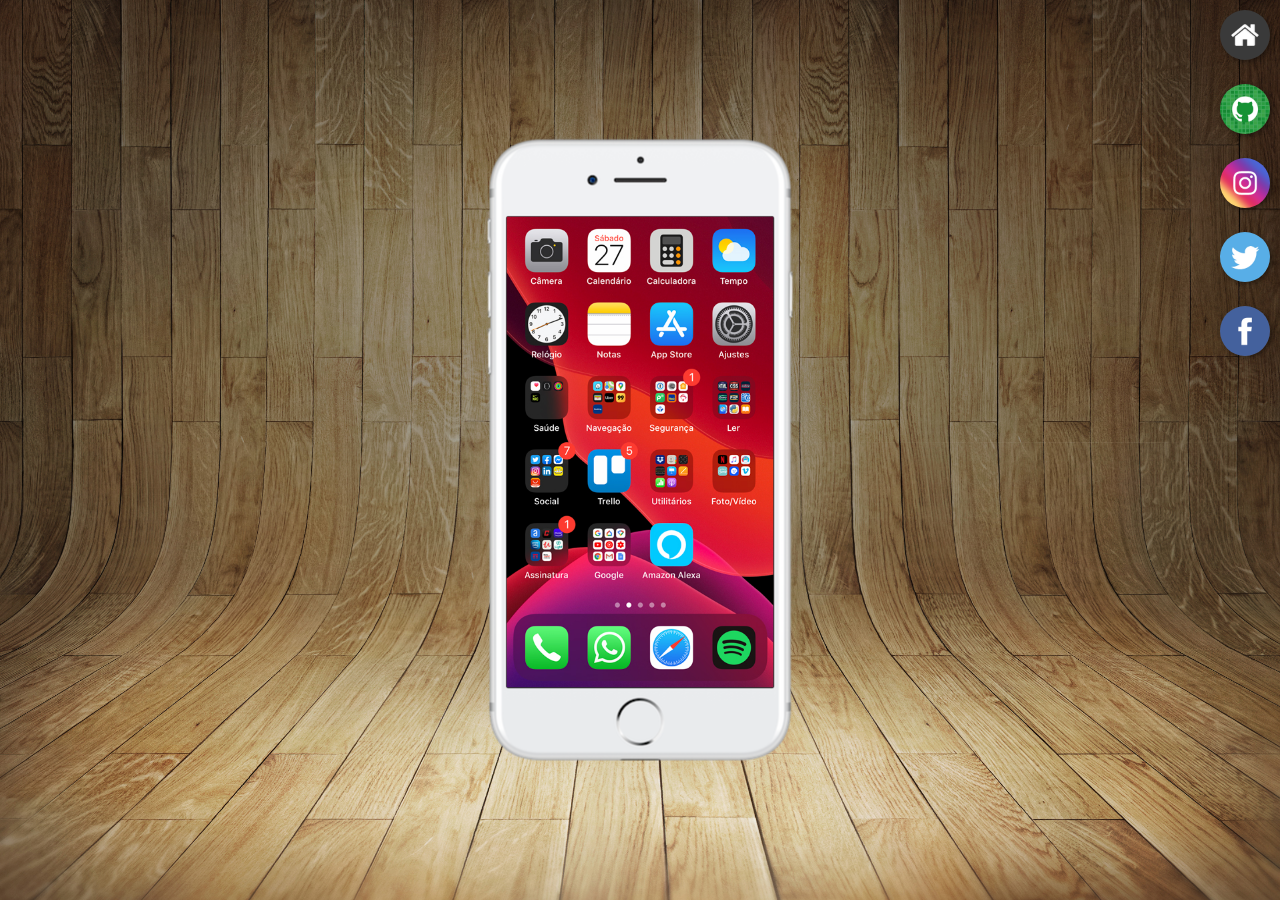
<file: index.html>
<!DOCTYPE html>
<html lang="pt-br">
<head>
    <meta charset="UTF-8">
    <meta http-equiv="X-UA-Compatible" content="IE=edge">
    <meta name="viewport" content="width=device-width, initial-scale=1.0">
    <link rel="shortcut icon" href=".//favicon.ico" type="image/x-icon">
    <link rel="stylesheet" href="estilos/style.css">
    <title>Projetos Redes Sociais</title>
</head>
<body>
    <main>
        <section id="telefone">
            <iframe src="home.html" name="tela" id="tela" frameborder="0">
                Seu navegador não é compatível com isso.
            </iframe>
        </section>
        <section id="redes-sociais">
            <a href="home.html" target="tela"><img src="imagens/logo-home.jpg" alt="Home"></a> <br>
            <a href="GitHub.html" target="tela"><img src="imagens/logo-github.jpg" alt="GitHub"></a> <br>
            <a href="instagram.html" target="tela"><img src="imagens/logo-instagram.jpg" alt="Instagram"></a> <br>
            <a href="twiter.html" target="tela"><img src="imagens/logo-twitter.jpg" alt="Twitter"></a> <br>
            <a href="facebook.html" target="tela"><img src="imagens/logo-facebook.jpg" alt="Facebook"></a> <br>
        </section>
    </main>
</body>
</html>
</file>
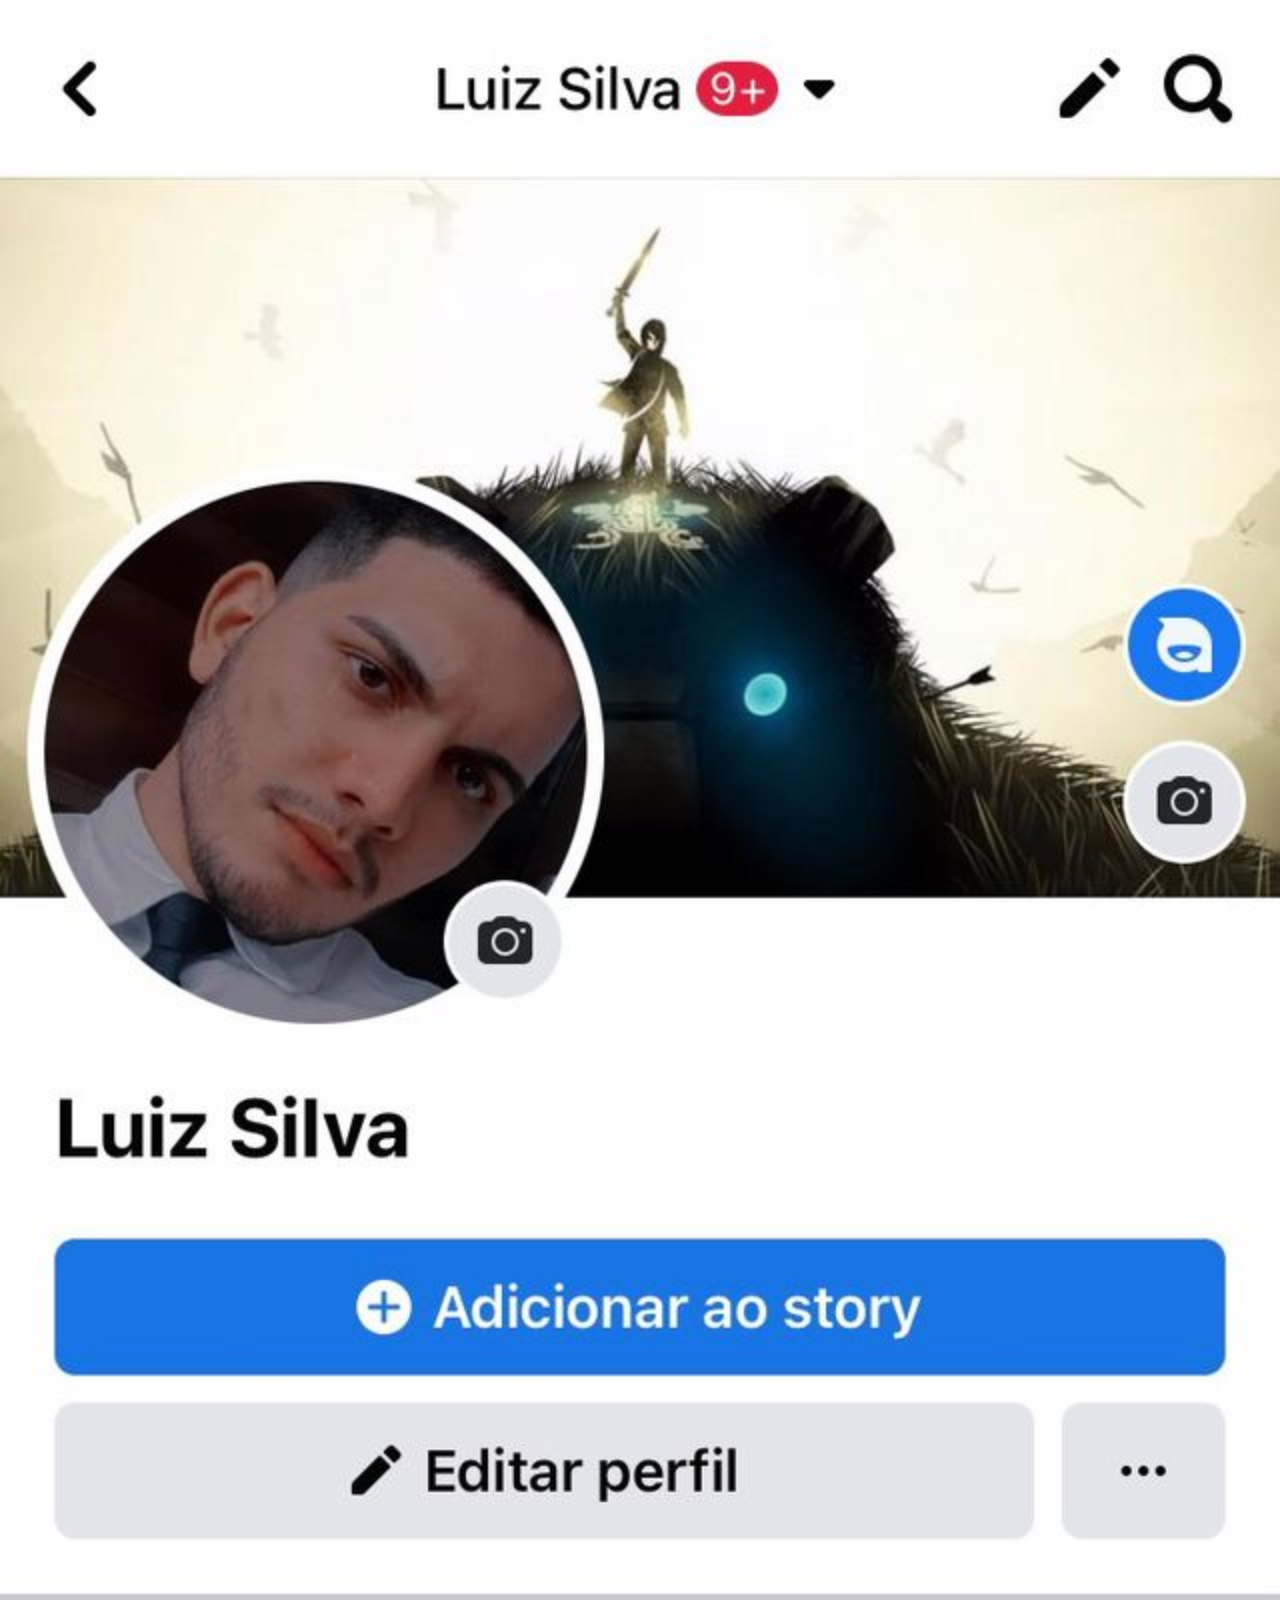
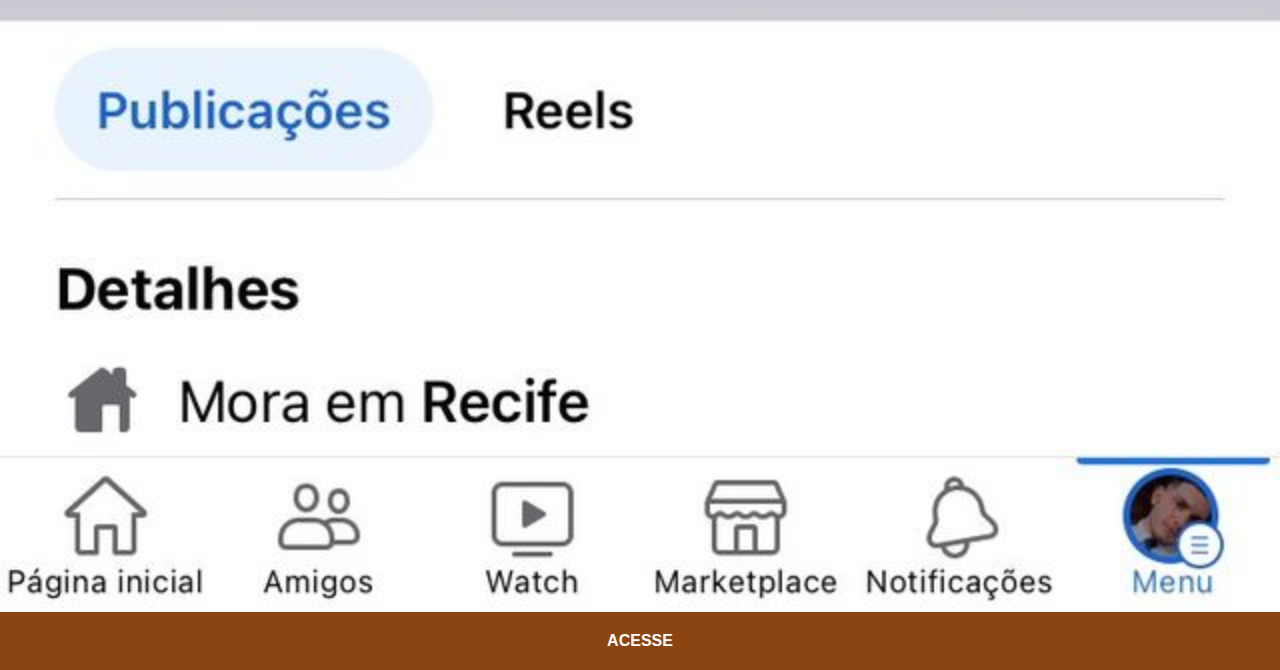
<file: facebook.html>
<!DOCTYPE html>
<html lang="pt-br">
<head>
    <meta charset="UTF-8">
    <meta http-equiv="X-UA-Compatible" content="IE=edge">
    <meta name="viewport" content="width=device-width, initial-scale=1.0">
    <link rel="stylesheet" href="estilos/social.css">
    <title>facebook</title>
</head>
<body>
    <img src="imagens/tela-facebook-luiz.jpg" alt="Facebook">
    <a href="https://www.facebook.com/profile.php?id=100003036174940" target="_blank">ACESSE</a>
</body>
</html>
</file>
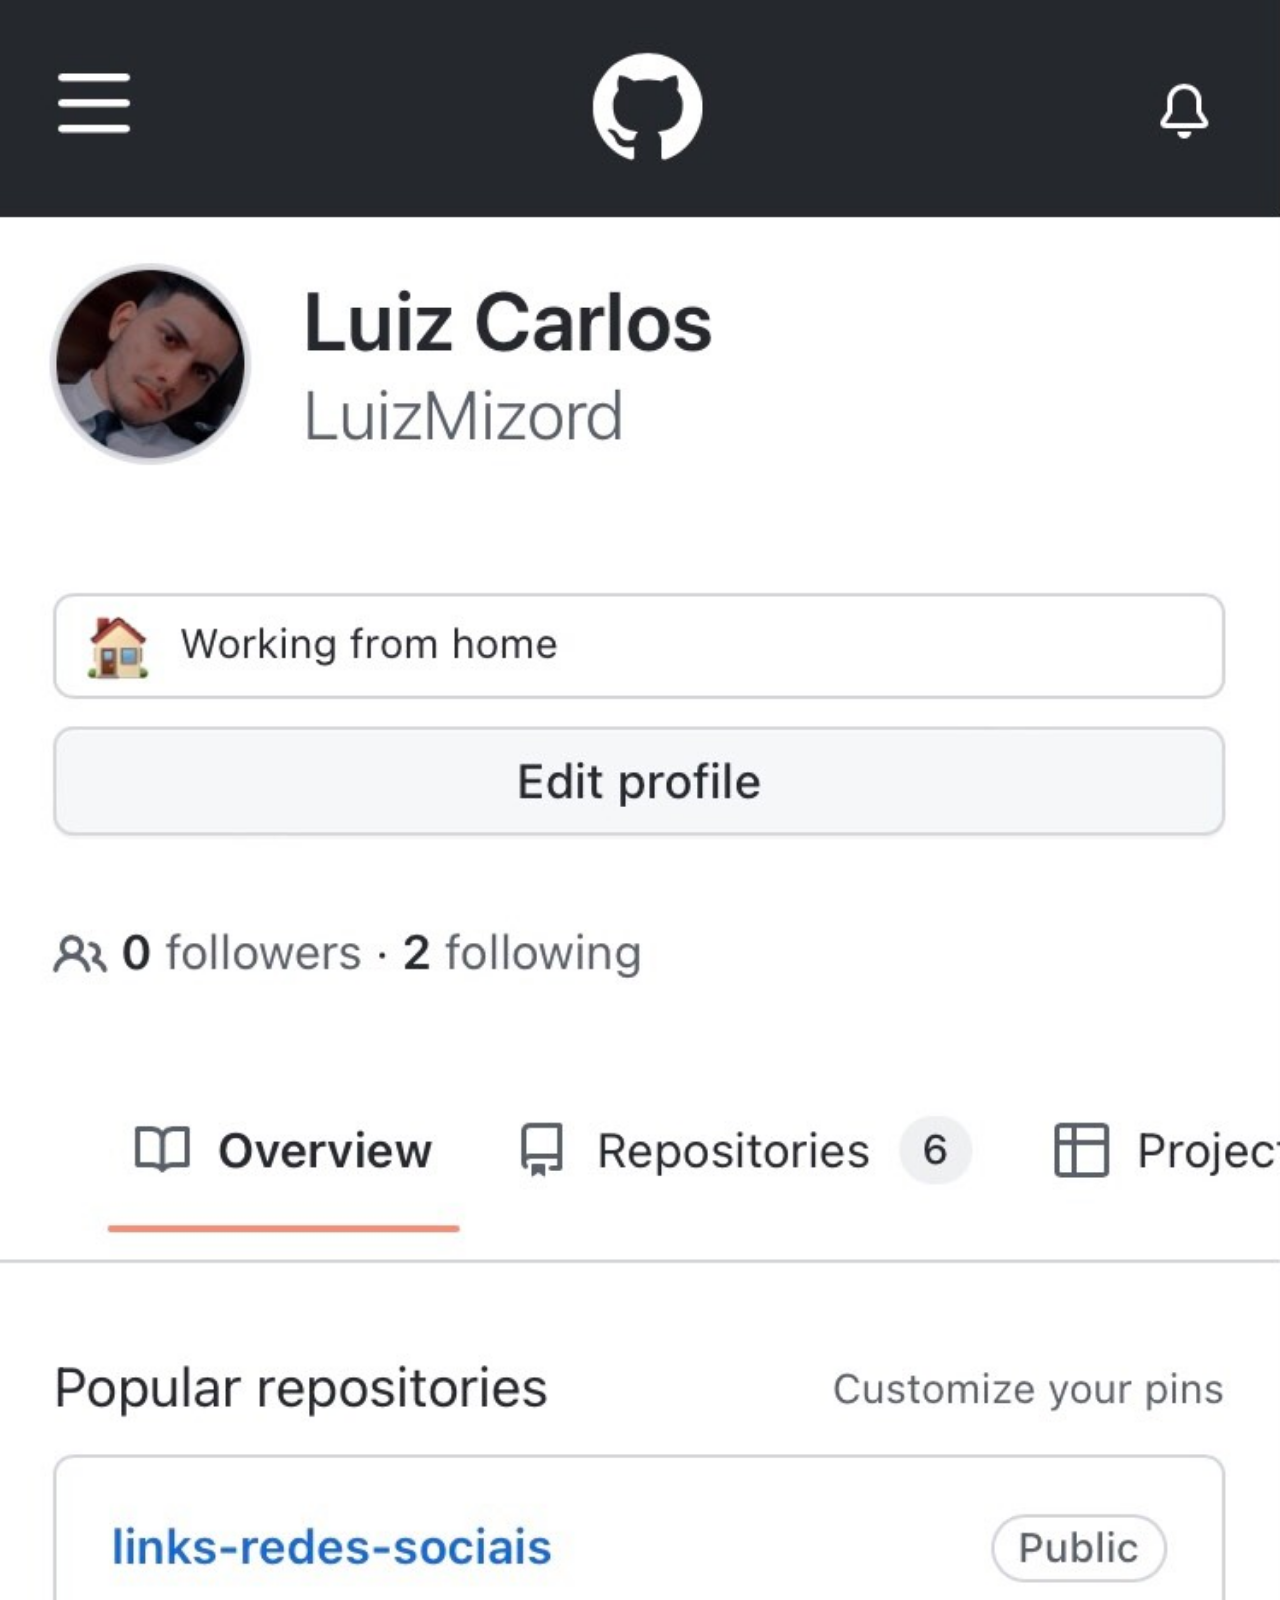
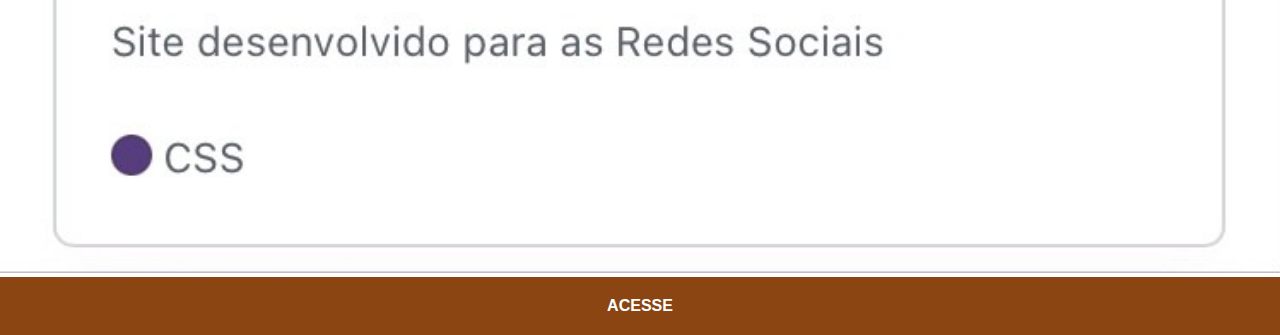
<file: GitHub.html>
<!DOCTYPE html>
<html lang="pt-br">
<head>
    <meta charset="UTF-8">
    <meta http-equiv="X-UA-Compatible" content="IE=edge">
    <meta name="viewport" content="width=device-width, initial-scale=1.0">
    <title>Github</title>
    <link rel="stylesheet" href="estilos/social.css">
</head>
<body>
    <img src="imagens/tela-github-luiz.jpg" alt="GitHub">
    <a href="https://github.com/LuizMizord" target="_blank">ACESSE</a>
</body>
</html>
</file>
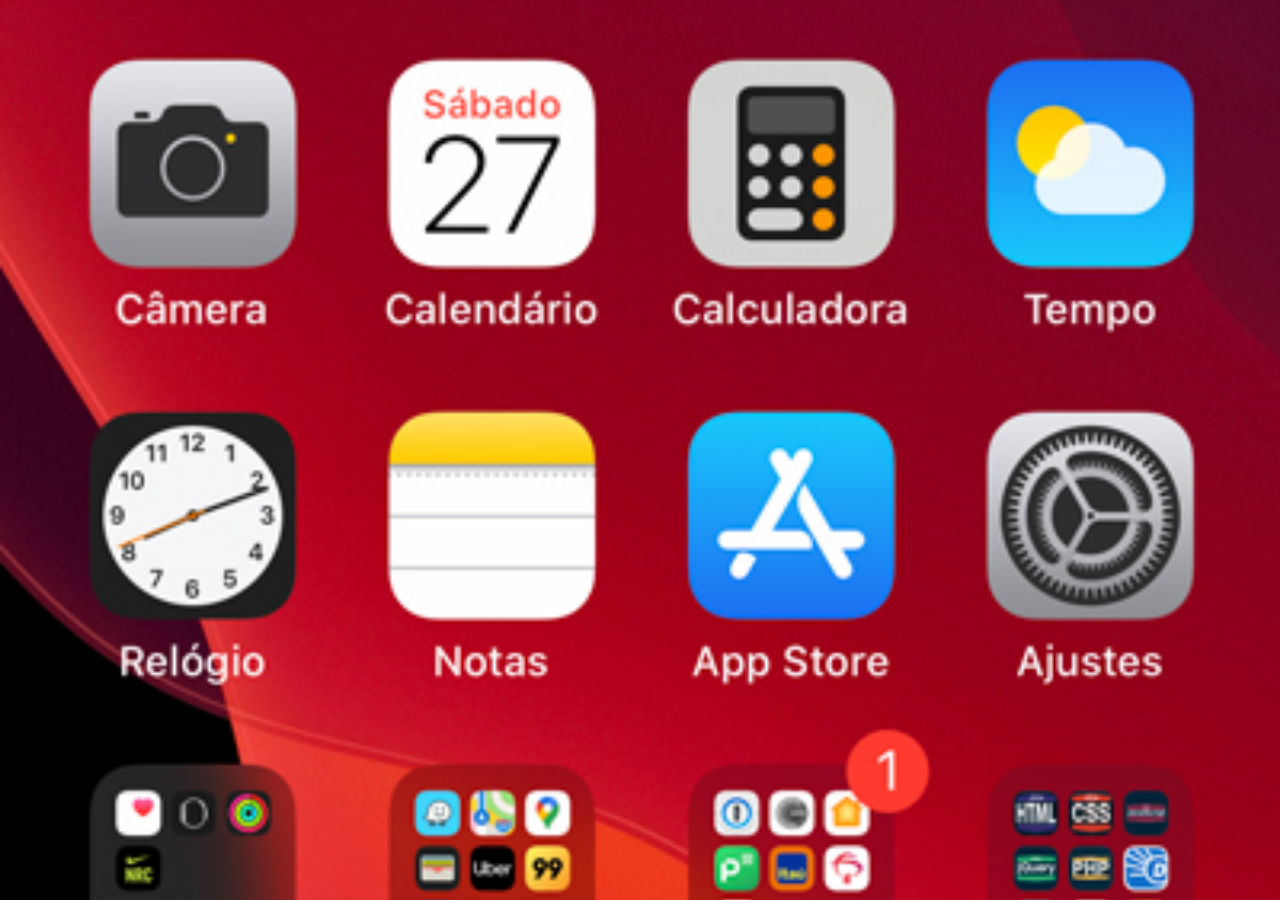
<file: home.html>
<!DOCTYPE html>
<html lang="pt-br">
<head>
    <meta charset="UTF-8">
    <meta http-equiv="X-UA-Compatible" content="IE=edge">
    <meta name="viewport" content="width=device-width, initial-scale=1.0">
    <title>Home</title>
</head>
<style>
    * {
        margin: 0px;
        padding: 0px;
    }

    body {
        width: 100vw;
        height: 100vh;
        background: black url('./imagens/tela-home.jpg') no-repeat top center;
        background-size: cover;
    }
</style>
<body>
    
</body>
</html>
</file>
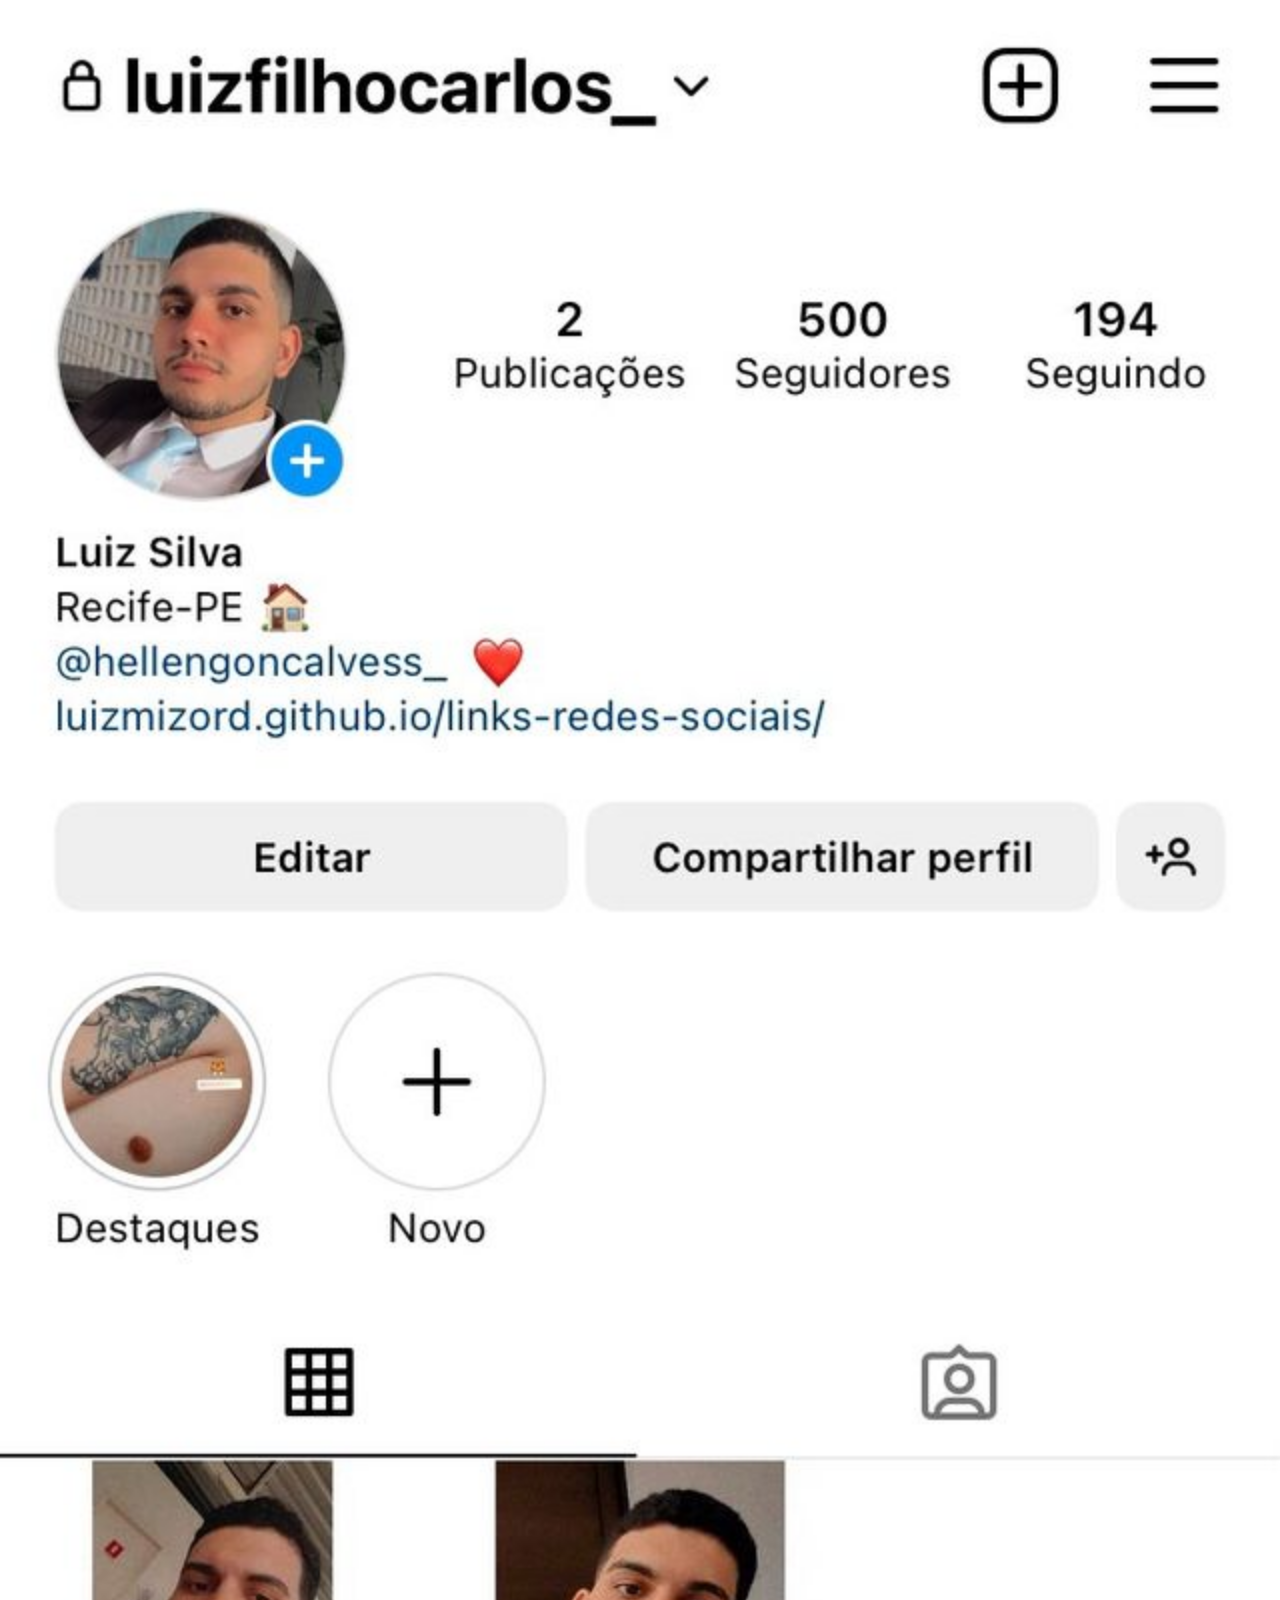
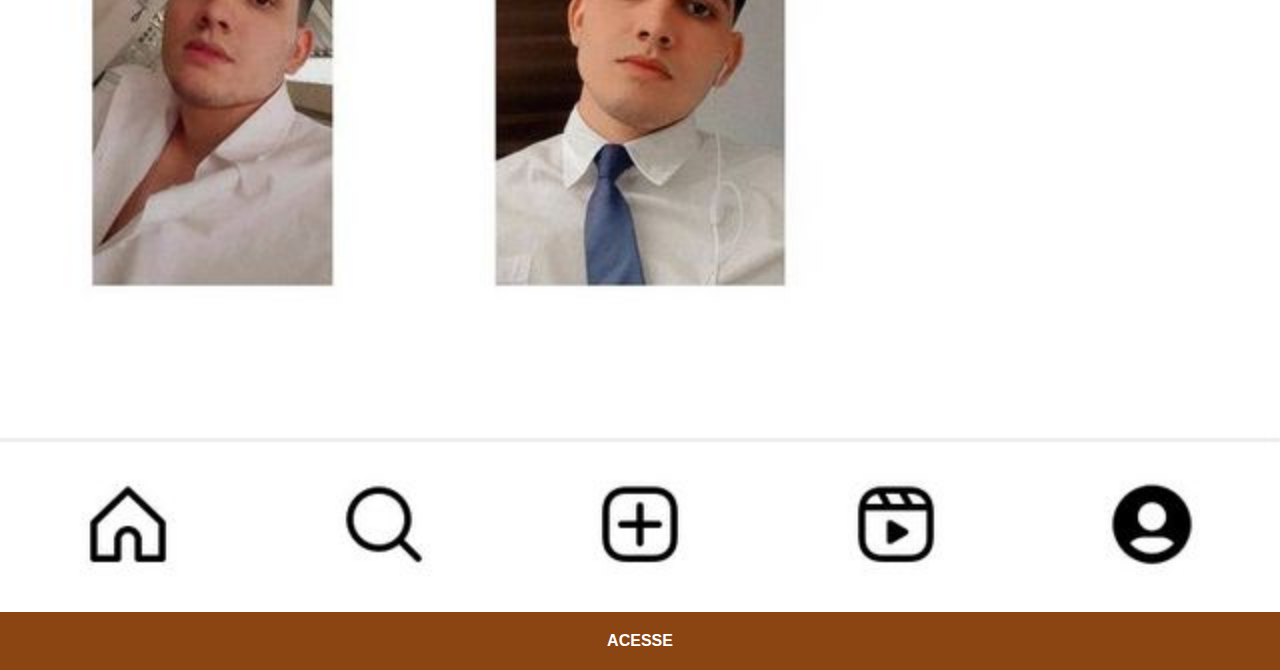
<file: instagram.html>
<!DOCTYPE html>
<html lang="pt-br">
<head>
    <meta charset="UTF-8">
    <meta http-equiv="X-UA-Compatible" content="IE=edge">
    <meta name="viewport" content="width=device-width, initial-scale=1.0">
    <link rel="stylesheet" href="estilos/social.css">
    <title>instagram</title>
</head>
<body>
    <img src="imagens/tela-instagram-luiz.jpg" alt="Instagram">
    <a href="https://www.instagram.com/luizfilhocarlos_/" target="_blank">ACESSE</a>
</body>
</html>
</file>
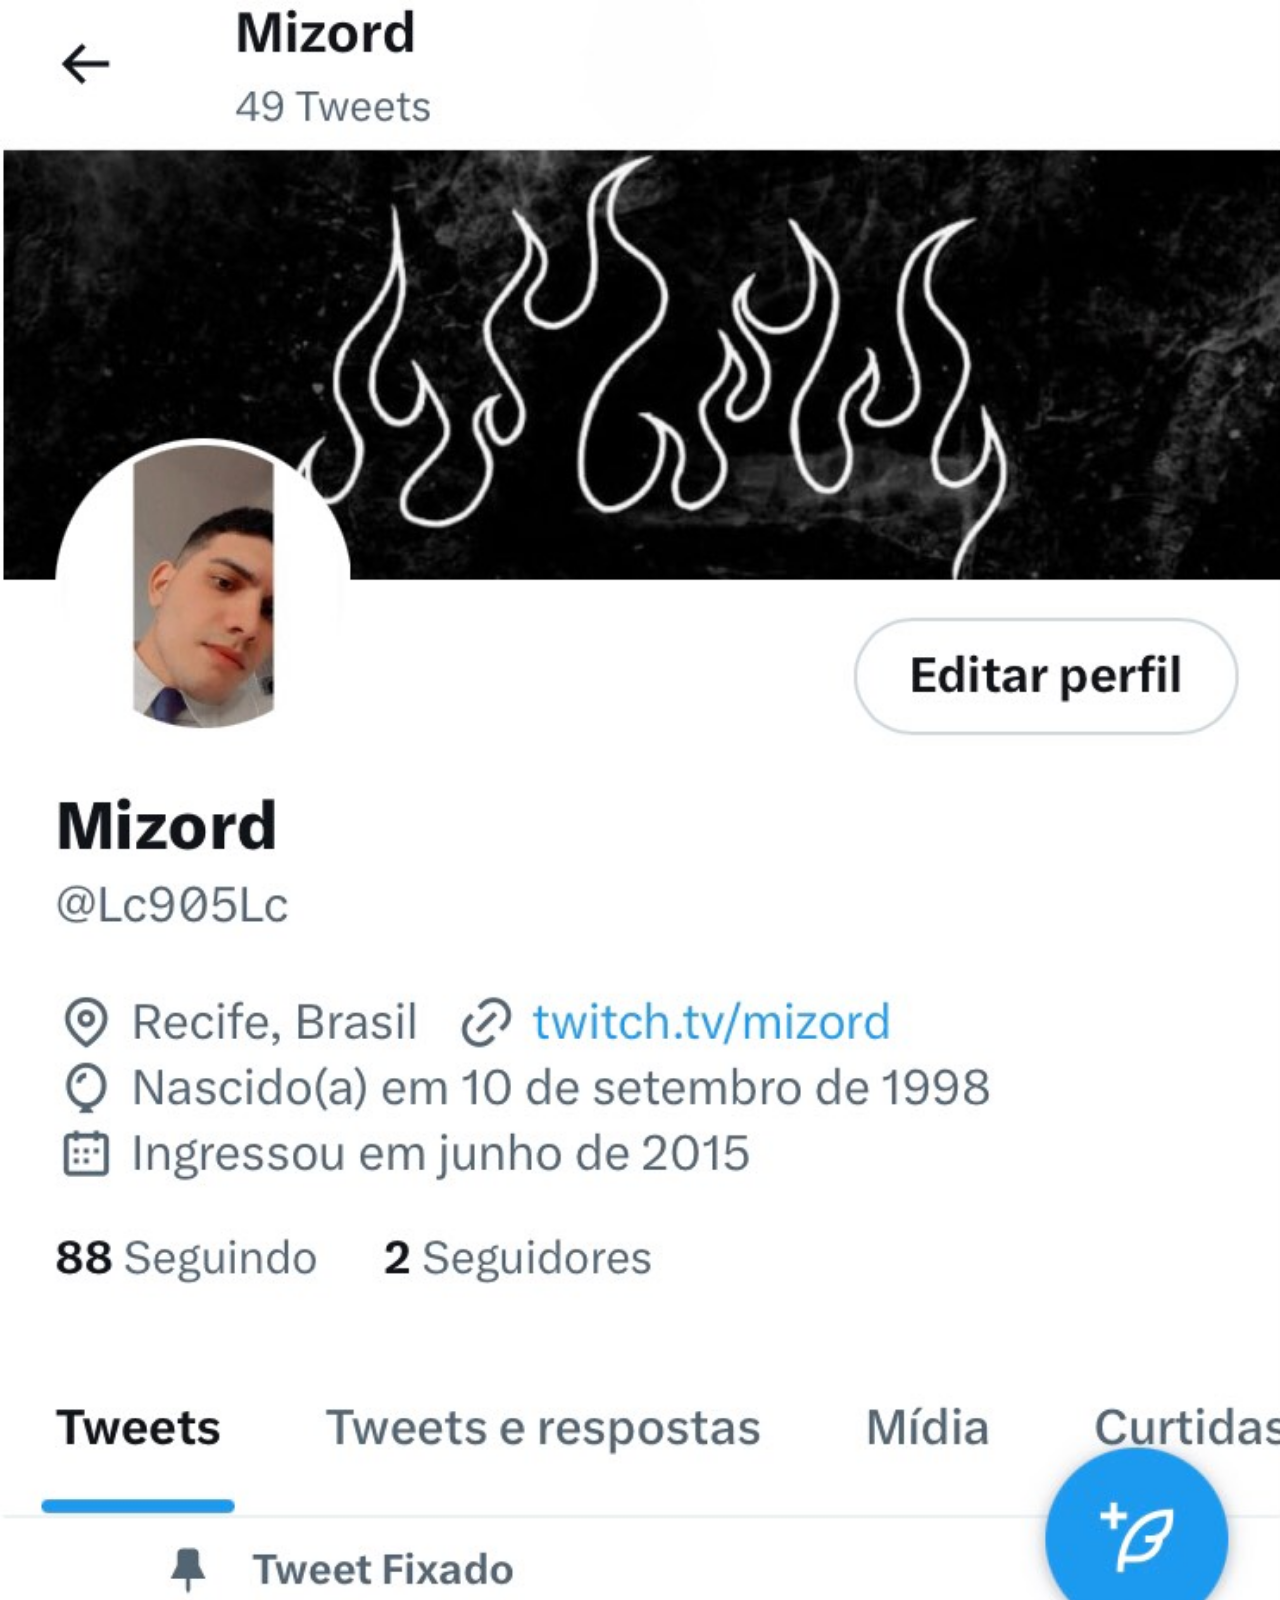
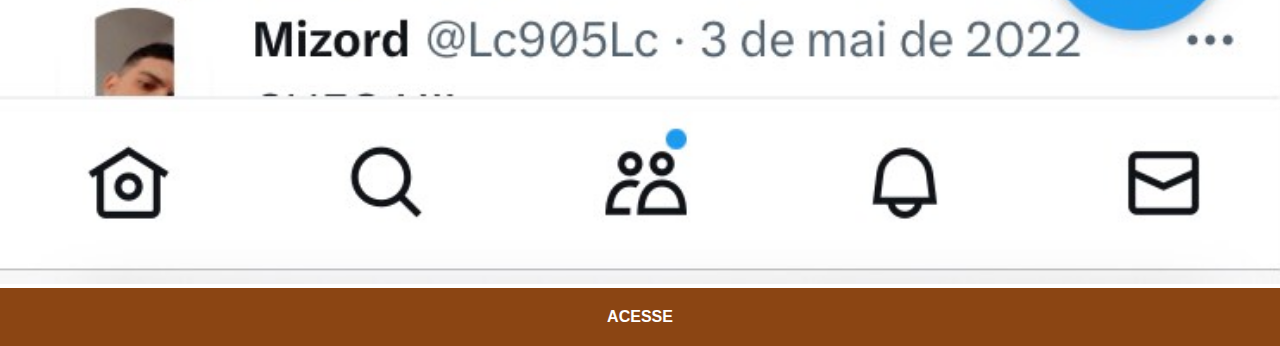
<file: twiter.html>
<!DOCTYPE html>
<html lang="pt-br">
<head>
    <meta charset="UTF-8">
    <meta http-equiv="X-UA-Compatible" content="IE=edge">
    <meta name="viewport" content="width=device-width, initial-scale=1.0">
    <link rel="stylesheet" href="estilos/social.css">
    <title>twitter</title>
</head>
<body>
    <img src="imagens/tela-twitter-luiz.jpg" alt="twitter">
    <a href="https://twitter.com/Lc905Lc" target="_blank">ACESSE</a>
</body>
</html>
</file>
<file: estilos/style.css>
@charset "UTF-8";

* {
    margin: 0px;
    padding: 0px;
    font-family: Arial, Helvetica, sans-serif;
}
html, body {
    height: 100vh;
    width: 100vw;
    background-color: black;
}

body {
    background: url('../imagens/fundo-madeira.jpg') no-repeat top center;
    background-size: cover;
    background-attachment: fixed;
}

main {
    height: 100vh;
    position: relative;
}

section#telefone {
    height: 627px;
    width: 311px;
    background: url('../imagens/frame-iphone.png') no-repeat;
    position: absolute;
    top: 50%;
    left: 50%;
    transform: translate(-50%, -50%);
}

iframe#tela {
    position: relative;
    top: 80px;
    left: 22px;
    width: 267px;
    height: 471px;
}

section#redes-sociais {
    text-align: right;
}

section#redes-sociais img {
    width: 50px;
    margin: 10px;
    border-radius: 50%;
    box-shadow: 2px 2px 5px rgba(0, 0, 0, 0.404);
    box-sizing: border-box;
}

section#redes-sociais img:hover {
    border: 2px solid rgba(255, 255, 255, 0.603);
    transform: translate(-3px, -3px);
    box-shadow: 5px 5px 10px rgba(0, 0, 0, 0.603);
    transition: transform .3s;
    
}
</file>
<file: estilos/social.css>
@charset "UTF-8";

* {
    margin: 0px;
    padding: 0px;
    font-family: Arial, Helvetica, sans-serif;
}

::-webkit-scrollbar {
    width: 0px;
    height: 0px;
}

img {
    width: 100vw;
}

a {
    display: block;
    background-color: saddlebrown;
    color: white;
    padding: 20px;
    text-align: center;
    font-weight: bolder;
    text-decoration: none;
}

a:hover {
    background-color: sienna;
}
</file>
